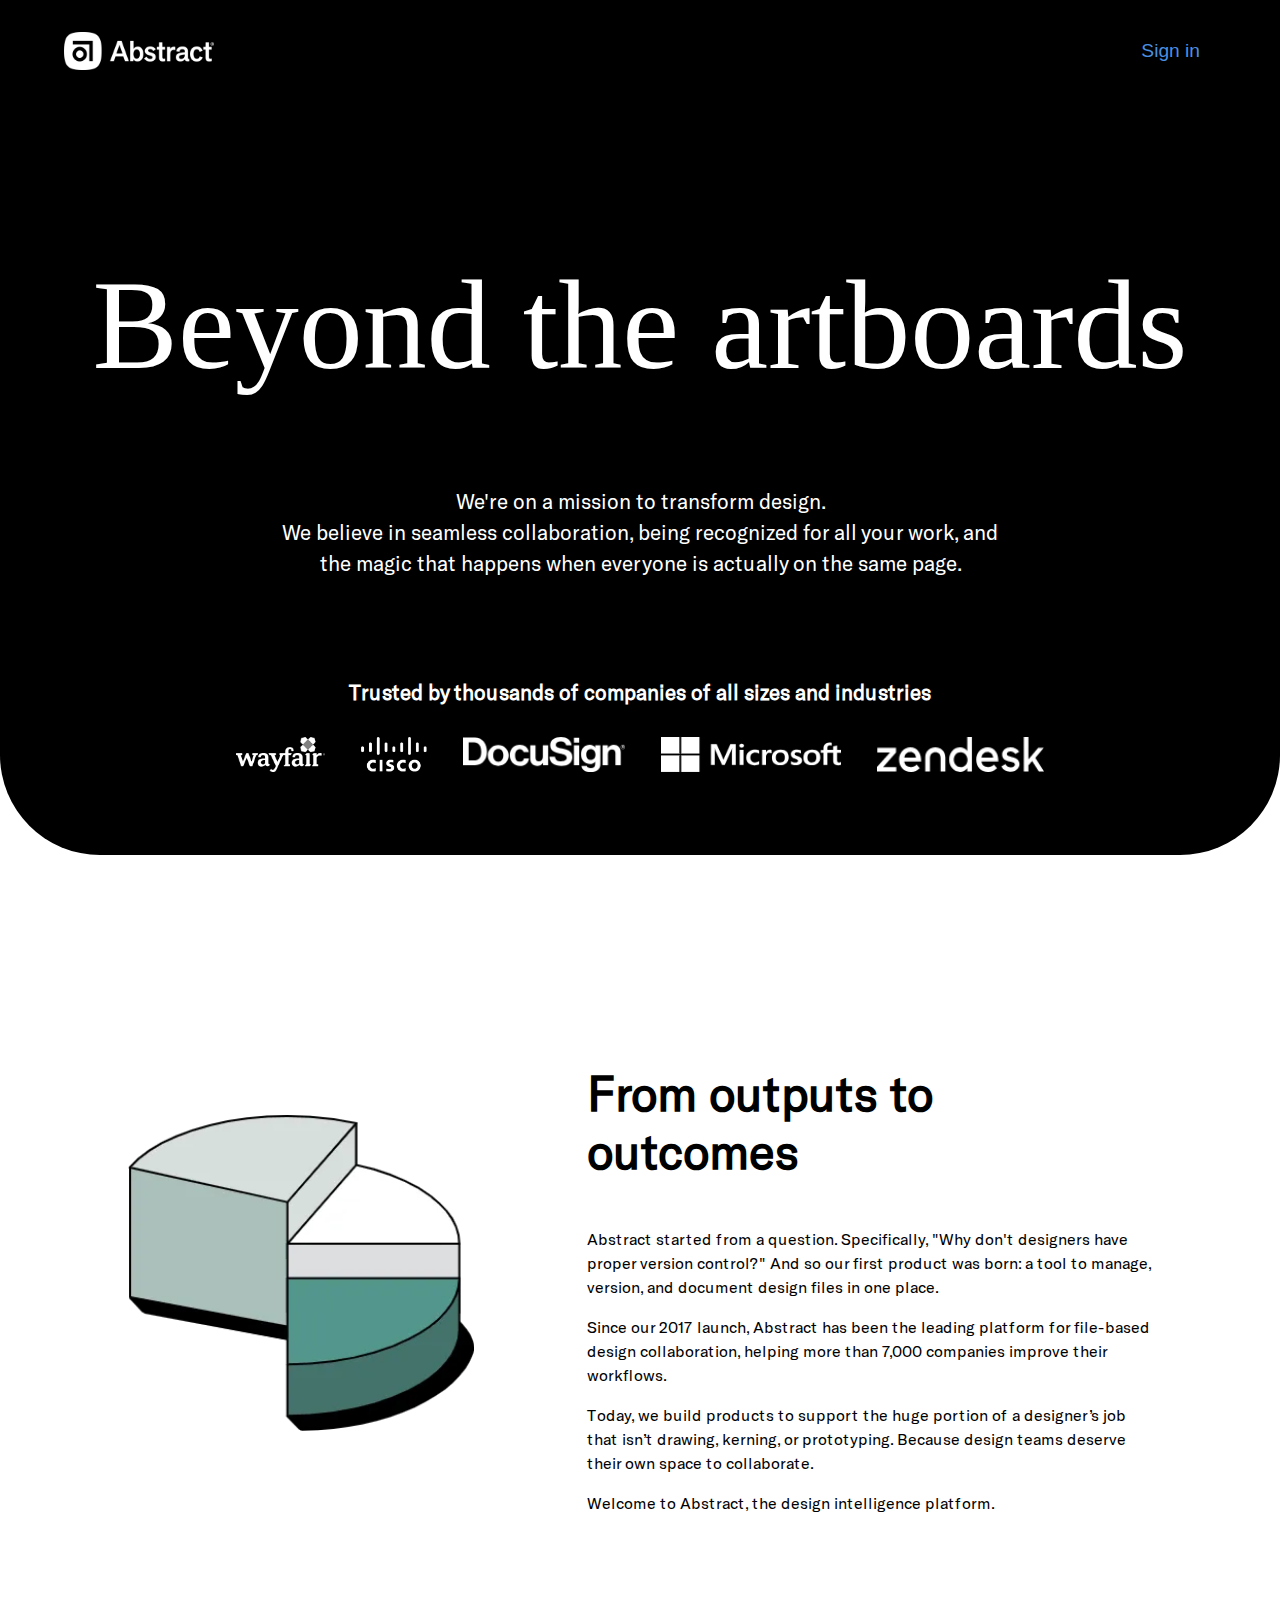
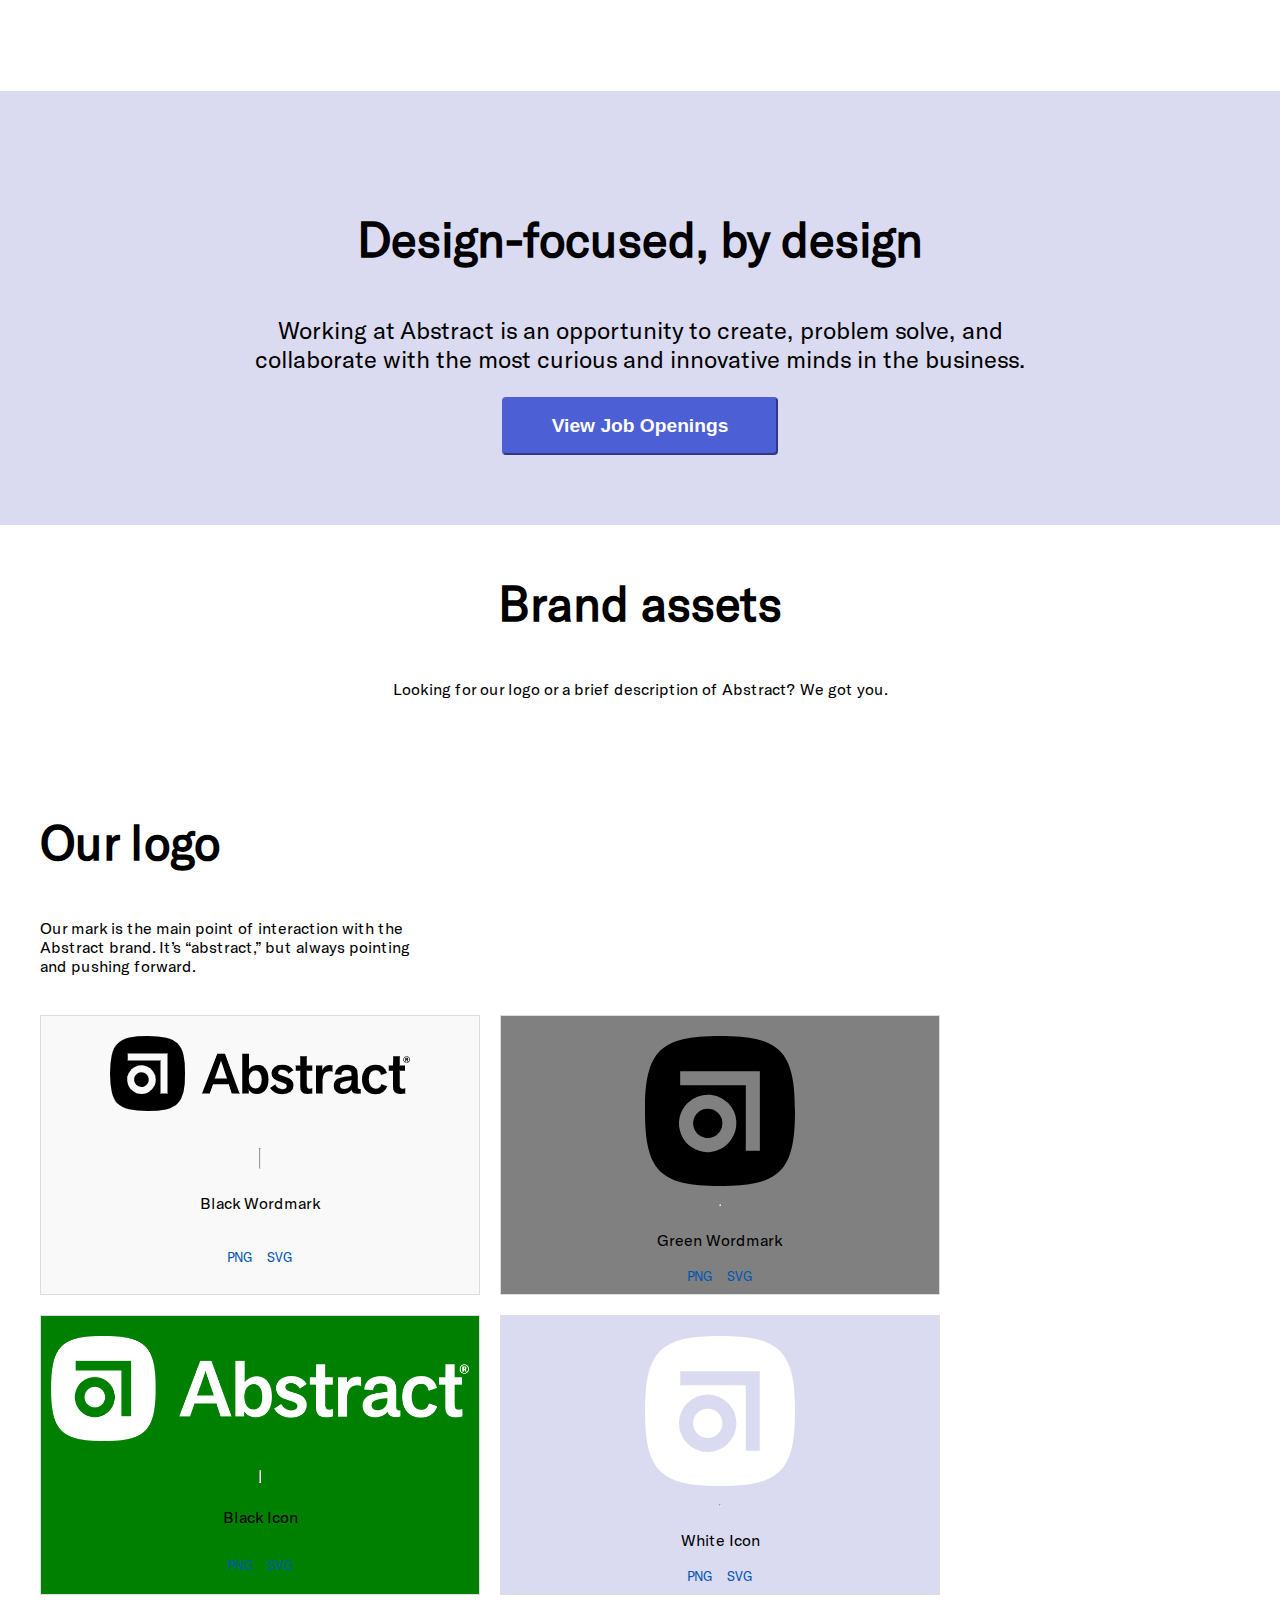
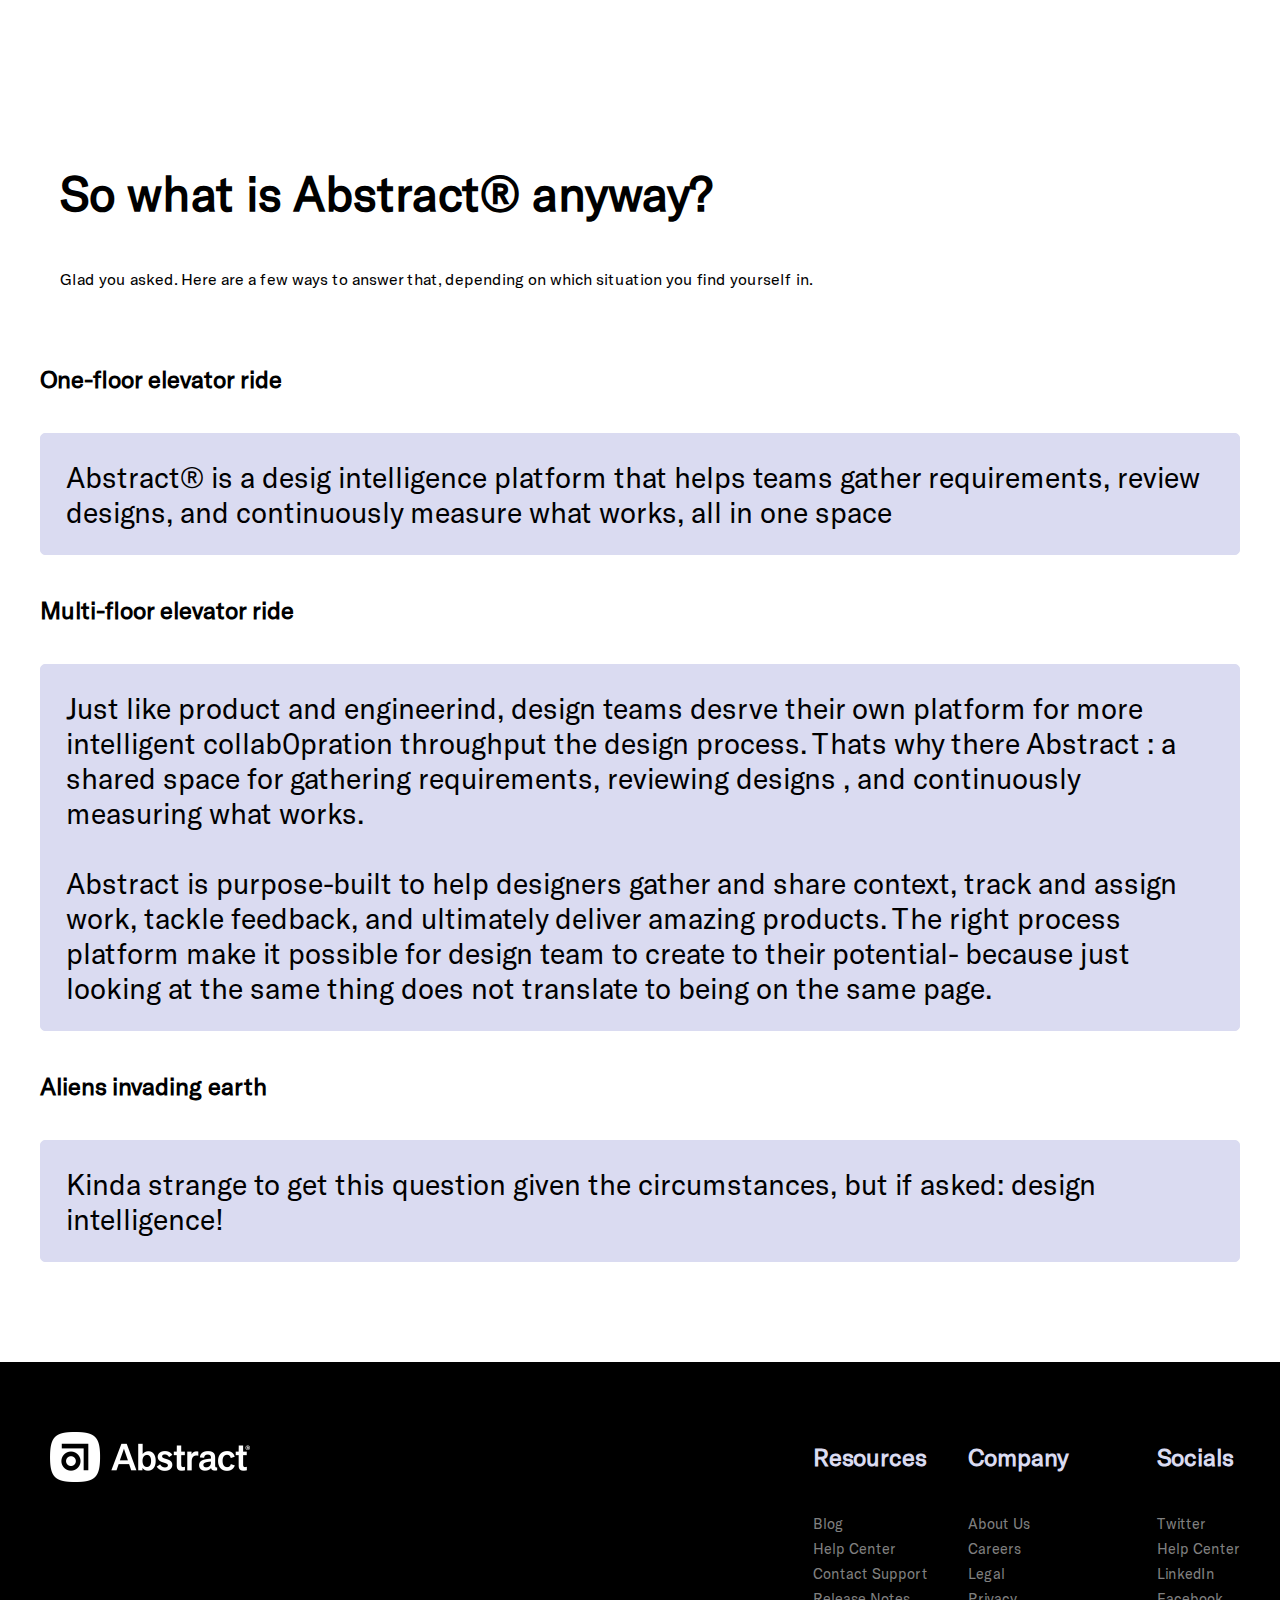
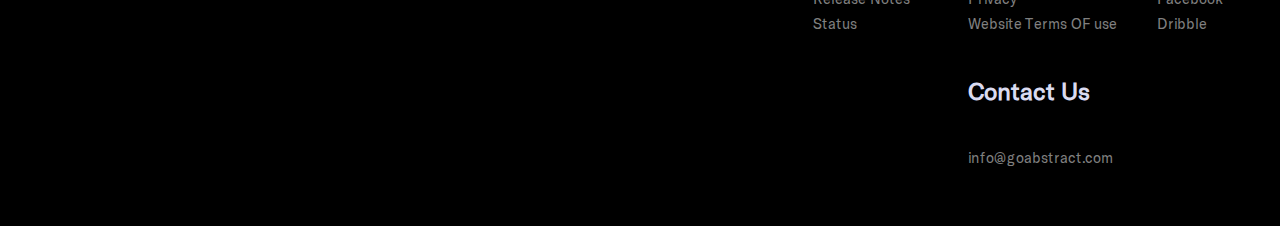
<file: index.html>
<!DOCTYPE html>
<html lang="en">
<head>
    <meta charset="UTF-8">
    <meta name="viewport" content="width=device-width, initial-scale=1.0">
    <title>ABSTRACT PROJECT</title>
    <link rel="stylesheet" href="./abstract.css">

    
</head>

<body>
    <main>
        <section class="nav-header">
            <nav class="nav-bar">
                <img src="./assets/images/imgi_16_60c388b0019f5b05862fd062_Abstract_Wordmark-White.webp" alt="logo">

                <button>Sign in </button>
            </nav>

              <div class="header">
                <h1>Beyond the artboards</h1>
                <p>
                We're on a mission to transform design. <br>
                We believe in seamless collaboration, being recognized for all your work, and <br>
                the magic that happens when everyone is actually on the same page.
               </p>
              </div>
              <div class="header-1">
                <h2>Trusted by thousands of companies of all sizes and industries</h2>
                <div class="client-logo">
                    <img src="assets/images/imgi_4_6000b39fca78341795141fc5_logo-wayfair (1).webp" alt="wayfair">
                    <img src="assets/images/imgi_5_6000b3b138a2cf24fddf487c_logo-cisco.webp" alt="cisco">
                    <img src="assets/images/imgi_6_6000b3b9ce8bed736684942a_logo-docusign.webp" alt="docusign">
                    <img src="assets/images/imgi_7_6000b3c1d88d2f2053df82bb_logo-microsoft (1).webp" alt="microsoft">
                    <img src="assets/images/imgi_8_6000b3c8d88d2fe7bedf82e7_logo-zendesk.webp" alt="zendesk">
                    
                </div>
              </div>
          
        </section>
        <section class="piechart">
            <img src="assets/images/imgi_9_616832947dbf6160d3b395fc_piechart (1).webp" alt="piechart">
            <div class="text">
                <h3>From outputs to outcomes</h3>
                <p>Abstract started from a question. Specifically, "Why don't designers have proper version control?" And so our first product was born: a tool to manage, version, and document design files in one place.</p>
                

                <p>Since our 2017 launch, Abstract has been the leading platform for file-based design collaboration, helping more than 7,000 companies improve their workflows.</p>

            

                <p>Today, we build products to support the huge portion of a designer’s job that isn’t drawing, kerning, or prototyping. Because design teams deserve their own space to collaborate.</p>

                

                <p>Welcome to Abstract, the design intelligence platform.</p>
            </div>

        
        </section>
        <section class="design">
            <h3>Design-focused, by design</h3>
            <p >Working at Abstract is an opportunity to create, problem solve, and <br>collaborate with the most curious and innovative minds in the business.</p>
            <button class="btn">View Job Openings </button>
        </section>
        <section class="brand">
           <div class="asset">
             <h3>Brand assets</h3>
             <p>Looking for our logo or a brief description of Abstract? We got you.</p>
           </div>

              <div class="container">
                 <h3>Our logo</h3>
                 <p>Our mark is the  main point of interaction with the <br> Abstract brand. It’s “abstract,” but always pointing  <br>and pushing forward.</p>
              </div>
             <div class="logo">
                <div class="logo-card">
                    <img src="assets/images/imgi_18_default.webp" alt="abstract">
                    <hr>
                    <p>Black Wordmark</p>
                    <div class="links">
                        <a href="#">PNG</a>
                        <a href="#">SVG</a>
                    </div>
                 </div>

                 <div class="logo-card" style="background-color: gray;">
                    <img src="assets/images/imgi_19_default.webp" alt="abstract" >
                    <hr>
                    <p>Green Wordmark</p>
                    <div class="links">
                        <a href="#">PNG</a>
                        <a href="#">SVG</a>
                    </div>
                 </div>

                 <div class="logo-card" style="background-color: green;">
                    <img src="assets/images/imgi_16_60c388b0019f5b05862fd062_Abstract_Wordmark-White.webp" alt="abstract" style="background-color: green;">
                    <hr>
                    <p>Black Icon</p>
                    <div class="links">
                        <a href="#">PNG</a>
                        <a href="#">SVG</a>
                    </div>
                 </div>
                  
                   <div class="logo-card" style="background-color: #dadbf1;">

                   <img src="assets/images/imgi_22_600211ddd5625ca7c85ba4ec_abstract-white-badge.webp" alt="abstract" >
                   <hr>
                    <p>White Icon</p>
                    <div class="links">
                        <a href="#">PNG</a>
                        <a href="#">SVG</a>
                    </div>
                 </div>
             </div>
            
        </section>
        <section class="abstract-floor">
            <div class="floor">
                <h3>So what is Abstract® anyway?</h3>
             <p>Glad you asked. Here are a few ways to answer that, depending on which situation you find yourself in.</p>
            </div>
            <div class="elevator">
                <h2>One-floor elevator ride</h2>
                <p>Abstract® is a desig  intelligence platform that helps teams gather requirements, review designs, and continuously measure what works, all in one space </p>
            </div>
             <div class="elevator">
                <h2>Multi-floor elevator ride</h2>
                <p>Just like product and engineerind, design teams desrve their own platform for more intelligent collab0pration throughput the design process. Thats why there Abstract : a shared space for gathering requirements, reviewing designs , and continuously measuring what works.  <br> <br> Abstract is purpose-built to help designers gather and share context, track and assign work, tackle feedback, and ultimately deliver amazing products. The right process platform make it possible for design team to create to their potential- because just looking at the same thing does not translate to being on the same page. </p>
            </div>
             <div class="elevator">
                <h2>Aliens invading earth</h2>
                <p>Kinda strange to get this question given the circumstances, but if asked: design intelligence!</p>
            </div>
        </section>
        <footer>
            <div>
                <img src="assets/images/imgi_16_60c388b0019f5b05862fd062_Abstract_Wordmark-White.webp" alt="footer">
            </div>
            <div class="footer-page">
                <div class="resources">
                    <h5>Resources</h5>
                  <ul>
                    <li>Blog</li>
                    <li>Help Center</li>
                    <li>Contact Support</li>
                    <li>Release Notes</li>
                    <li>Status</li>
                  </ul>
                </div>
                  <div class="resources">
                    <h5>Company</h5>
                  <ul>
                    <li>About Us</li>
                    <li>Careers</li>
                    <li>Legal</li>
                    <li>Privacy</li>
                    <li>Website Terms OF use </li>
                  </ul>
                  <h5>Contact Us</h5>
                  <ul>
                    <li>info@goabstract.com</li>
                </ul>
                </div>
                  <div class="resources">
                    <h5>Socials</h5>
                  <ul>
                    <li>Twitter</li>
                    <li>Help Center</li>
                    <li>LinkedIn</li>
                    <li>Facebook</li>
                    <li>Dribble</li>
                  </ul>
                </div>
            </div>
        </footer>

    </main>
    
</body>
</html>
</file>
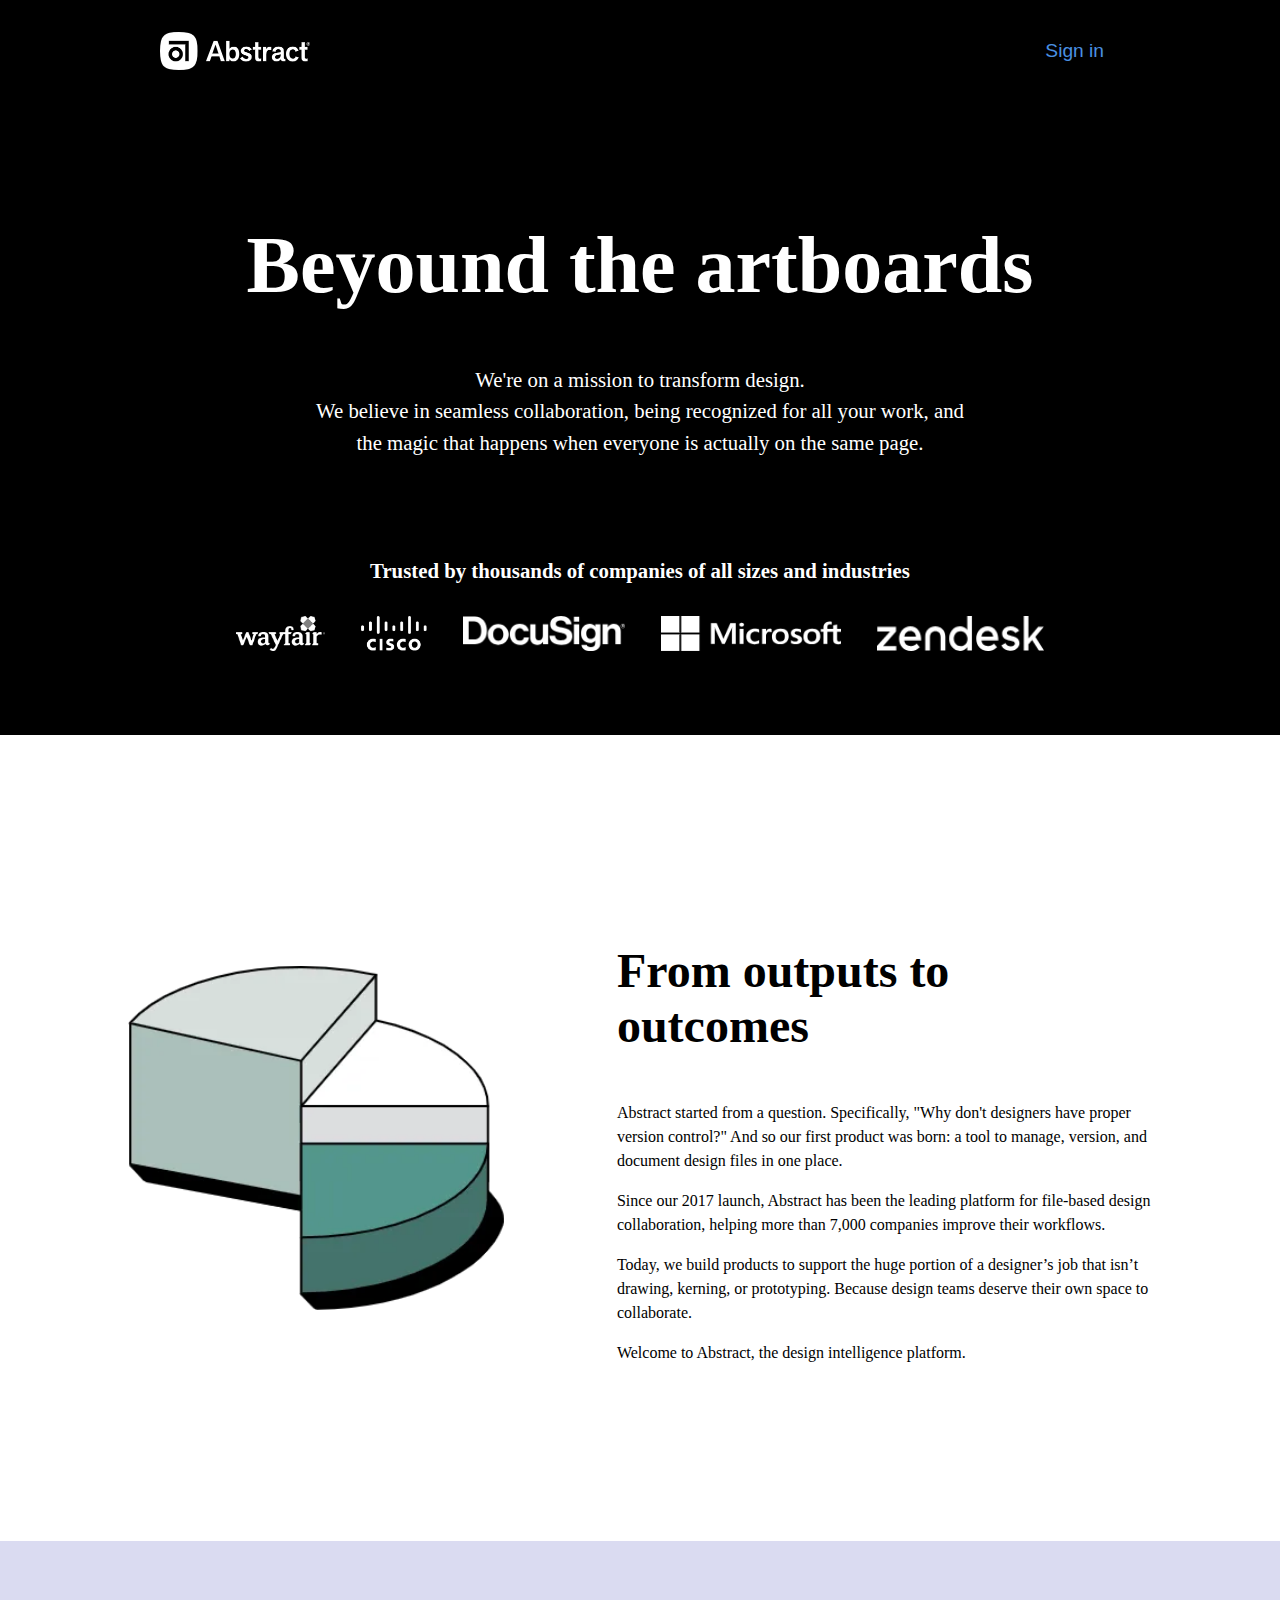
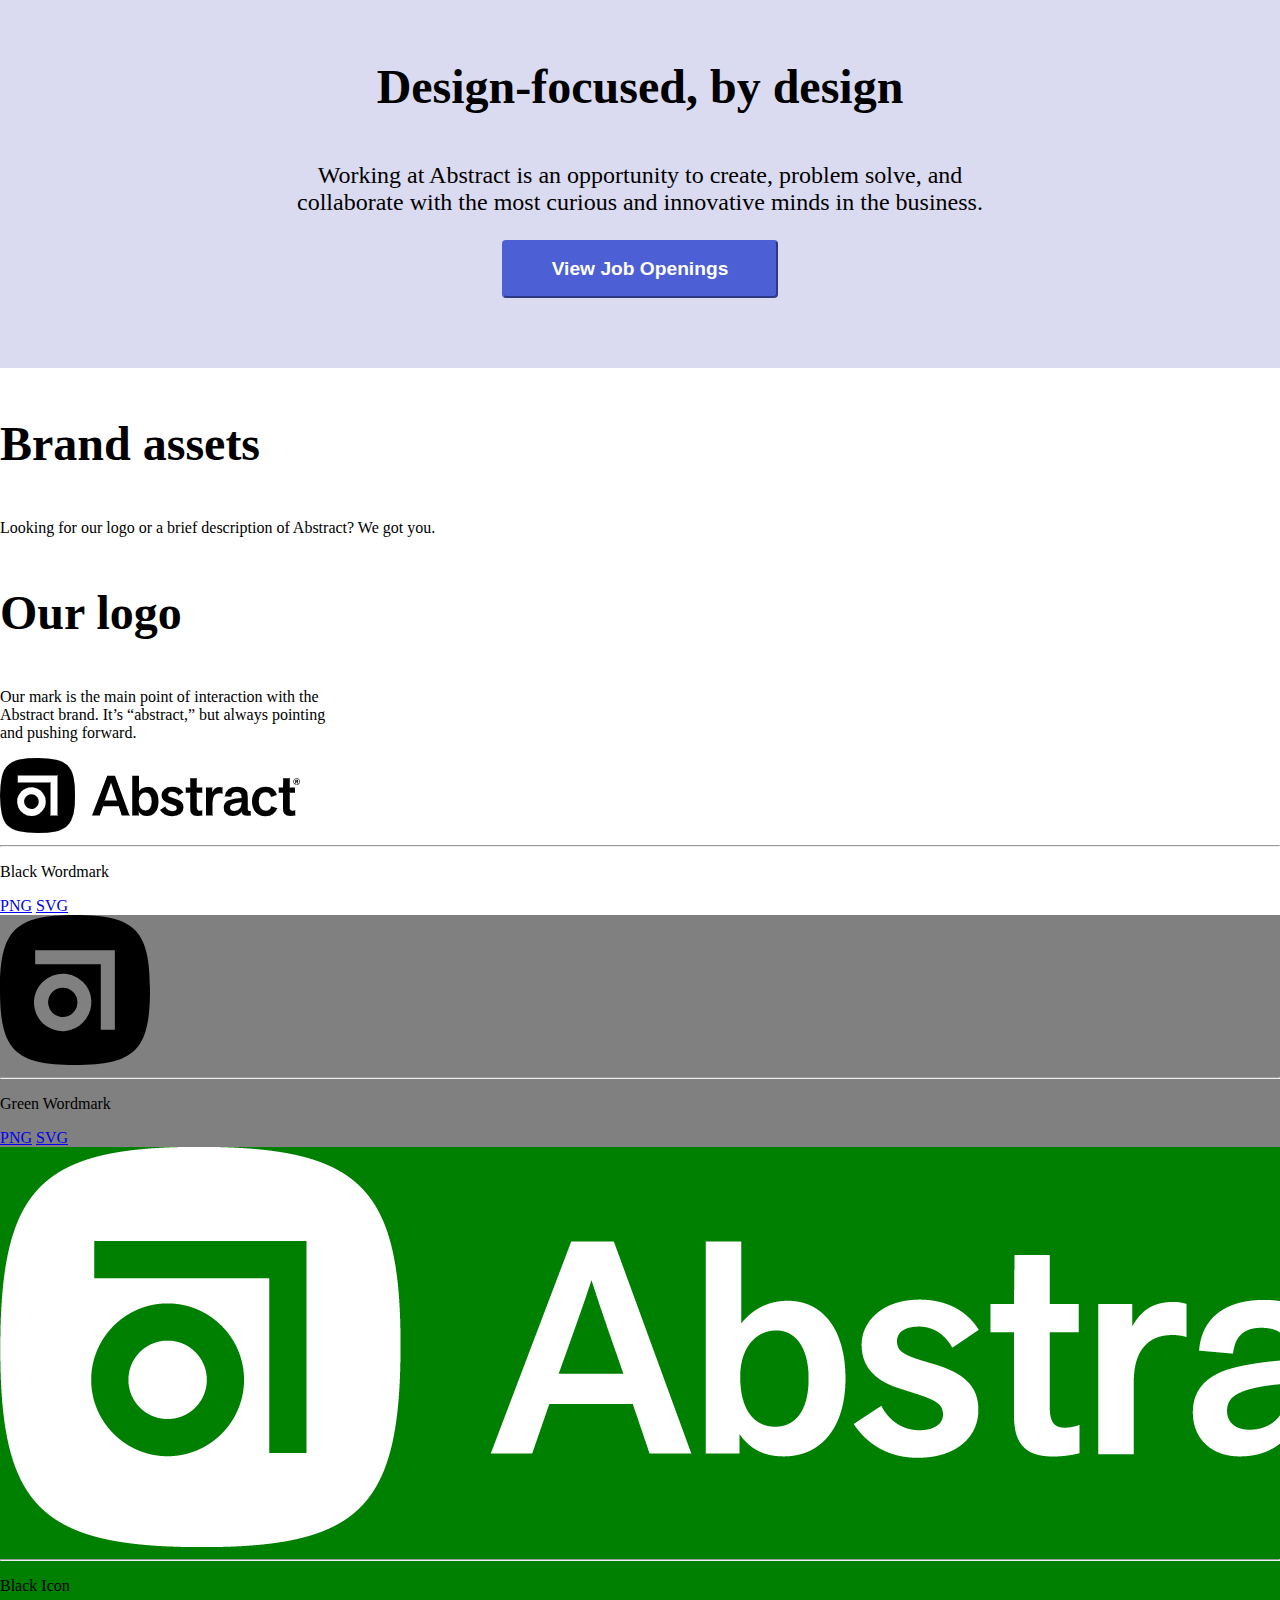
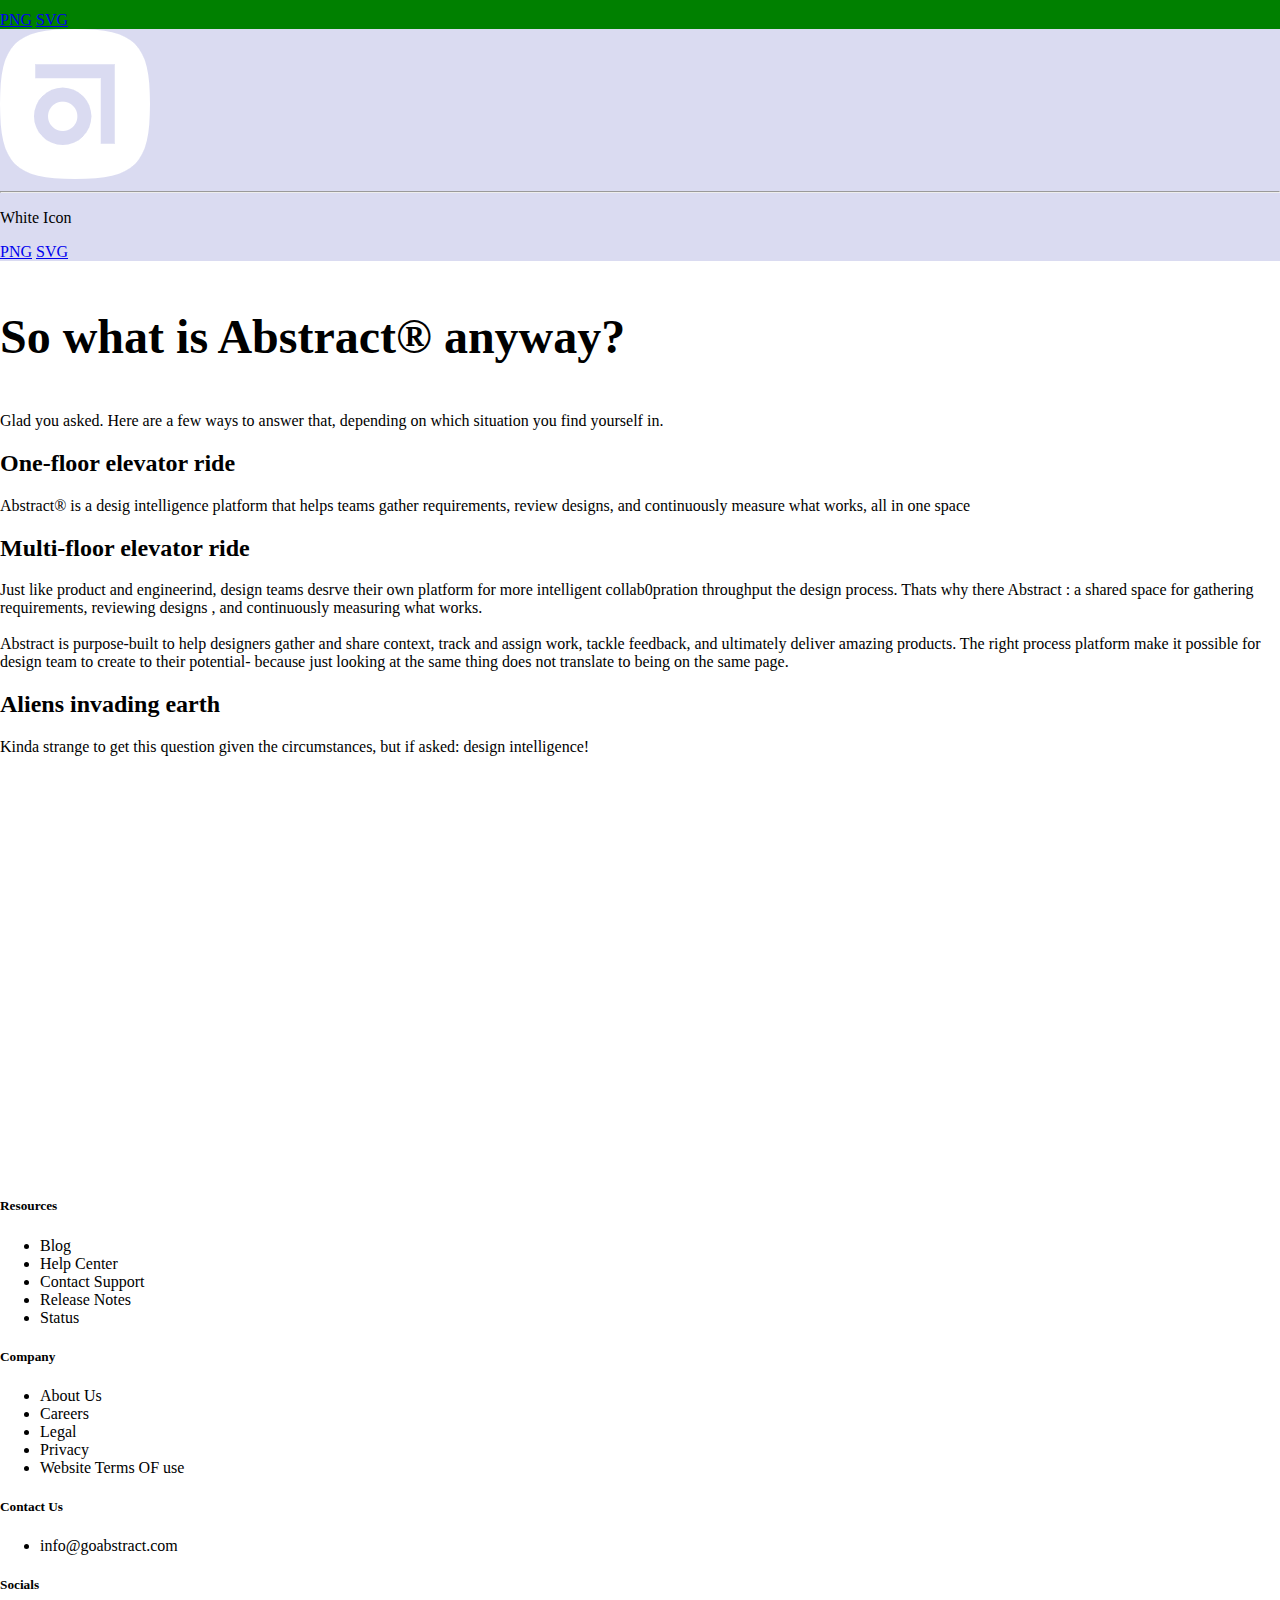
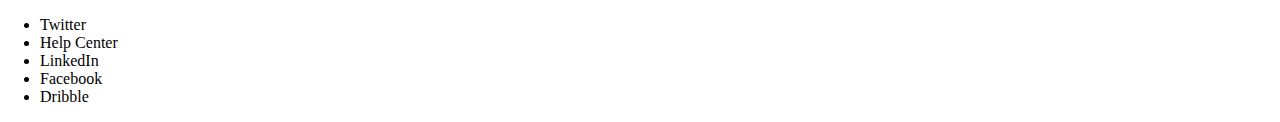
<file: assets/index.html>
<!DOCTYPE html>
<html lang="en">
<head>
    <meta charset="UTF-8">
    <meta name="viewport" content="width=device-width, initial-scale=1.0">
    <title>ABSTRACT PROJECT</title>
    <link rel="stylesheet" href="./abstract.css">
</head>
<body>
    <main>
        <section class="nav-header">
            <nav class="nav-bar">
                <img src="images/imgi_2_60c388bf3c3ae4d1d10653e7_Abstract_Wordmark-White.webp" alt="logo">

                <button>Sign in </button>
            </nav>

              <div class="header">
                <h1>Beyound the artboards</h1>
                <p>
                We're on a mission to transform design. <br>
                We believe in seamless collaboration, being recognized for all your work, and <br>
                the magic that happens when everyone is actually on the same page.
               </p>
              </div>
              <div class="header-1">
                <h2>Trusted by thousands of companies of all sizes and industries</h2>
                <div class="client-logo">
                    <img src="images/imgi_4_6000b39fca78341795141fc5_logo-wayfair (1).webp" alt="wayfair">
                    <img src="images/imgi_5_6000b3b138a2cf24fddf487c_logo-cisco.webp" alt="cisco">
                    <img src="images/imgi_6_6000b3b9ce8bed736684942a_logo-docusign.webp" alt="docusign">
                    <img src="images/imgi_7_6000b3c1d88d2f2053df82bb_logo-microsoft (1).webp" alt="microsoft">
                    <img src="images/imgi_8_6000b3c8d88d2fe7bedf82e7_logo-zendesk.webp" alt="zendesk">
                    
                </div>
              </div>
          
        </section>
        <section class="piechart">
            <img src="images/imgi_9_616832947dbf6160d3b395fc_piechart.webp" alt="piechart">
            <div class="text">
                <h3>From outputs to outcomes</h3>
                <p>Abstract started from a question. Specifically, "Why don't designers have proper version control?" And so our first product was born: a tool to manage, version, and document design files in one place.</p>
                

                <p>Since our 2017 launch, Abstract has been the leading platform for file-based design collaboration, helping more than 7,000 companies improve their workflows.</p>

            

                <p>Today, we build products to support the huge portion of a designer’s job that isn’t drawing, kerning, or prototyping. Because design teams deserve their own space to collaborate.</p>

                

                <p>Welcome to Abstract, the design intelligence platform.</p>
            </div>

        
        </section>
        <section class="design">
            <h3>Design-focused, by design</h3>
            <p >Working at Abstract is an opportunity to create, problem solve, and <br>collaborate with the most curious and innovative minds in the business.</p>
            <button class="btn">View Job Openings </button>
        </section>
        <section class="brand">
           <div class="asset">
             <h3>Brand assets</h3>
             <p>Looking for our logo or a brief description of Abstract? We got you.</p>
           </div>

              <div class="container">
                 <h3>Our logo</h3>
                 <p>Our mark is the  main point of interaction with the <br> Abstract brand. It’s “abstract,” but always pointing  <br>and pushing forward.</p>
              </div>
             <div class="logo">
                <div class="logo-card">
                    <img src="images/imgi_18_default.webp" alt="abstract">
                    <hr>
                    <p>Black Wordmark</p>
                    <div class="links">
                        <a href="#">PNG</a>
                        <a href="#">SVG</a>
                    </div>
                 </div>

                 <div class="logo-card" style="background-color: gray;">
                    <img src="images/imgi_19_default.webp" alt="abstract" >
                    <hr>
                    <p>Green Wordmark</p>
                    <div class="links">
                        <a href="#">PNG</a>
                        <a href="#">SVG</a>
                    </div>
                 </div>

                 <div class="logo-card" style="background-color: green;">
                    <img src="images/imgi_16_60c388b0019f5b05862fd062_Abstract_Wordmark-White.webp" alt="abstract" style="background-color: green;">
                    <hr>
                    <p>Black Icon</p>
                    <div class="links">
                        <a href="#">PNG</a>
                        <a href="#">SVG</a>
                    </div>
                 </div>
                  
                   <div class="logo-card" style="background-color: #dadbf1;">

                   <img src="images/imgi_22_600211ddd5625ca7c85ba4ec_abstract-white-badge.webp" alt="abstract" >
                   <hr>
                    <p>White Icon</p>
                    <div class="links">
                        <a href="#">PNG</a>
                        <a href="#">SVG</a>
                    </div>
                 </div>
             </div>
            
        </section>
        <section class="abstract-floor">
            <div class="floor">
                <h3>So what is Abstract® anyway?</h3>
             <p>Glad you asked. Here are a few ways to answer that, depending on which situation you find yourself in.</p>
            </div>
            <div class="elevator">
                <h2>One-floor elevator ride</h2>
                <p>Abstract® is a desig  intelligence platform that helps teams gather requirements, review designs, and continuously measure what works, all in one space </p>
            </div>
             <div class="elevator">
                <h2>Multi-floor elevator ride</h2>
                <p>Just like product and engineerind, design teams desrve their own platform for more intelligent collab0pration throughput the design process. Thats why there Abstract : a shared space for gathering requirements, reviewing designs , and continuously measuring what works.  <br> <br> Abstract is purpose-built to help designers gather and share context, track and assign work, tackle feedback, and ultimately deliver amazing products. The right process platform make it possible for design team to create to their potential- because just looking at the same thing does not translate to being on the same page. </p>
            </div>
             <div class="elevator">
                <h2>Aliens invading earth</h2>
                <p>Kinda strange to get this question given the circumstances, but if asked: design intelligence!</p>
            </div>
        </section>
        <footer>
            <div>
                <img src="images/imgi_16_60c388b0019f5b05862fd062_Abstract_Wordmark-White.webp" alt="footer">
            </div>
            <div class="footer-page">
                <div class="resources">
                    <h5>Resources</h5>
                  <ul>
                    <li>Blog</li>
                    <li>Help Center</li>
                    <li>Contact Support</li>
                    <li>Release Notes</li>
                    <li>Status</li>
                  </ul>
                </div>
                  <div class="resources">
                    <h5>Company</h5>
                  <ul>
                    <li>About Us</li>
                    <li>Careers</li>
                    <li>Legal</li>
                    <li>Privacy</li>
                    <li>Website Terms OF use </li>
                  </ul>
                  <h5>Contact Us</h5>
                  <ul>
                    <li>info@goabstract.com</li>
                </ul>
                </div>
                  <div class="resources">
                    <h5>Socials</h5>
                  <ul>
                    <li>Twitter</li>
                    <li>Help Center</li>
                    <li>LinkedIn</li>
                    <li>Facebook</li>
                    <li>Dribble</li>
                  </ul>
                </div>
            </div>
        </footer>

    </main>
    
</body>
</html>
</file>
<file: abstract.css>
@font-face {
    font-family: "gt-america";
    src: url("./font/GT-America-Regular.ttf");
}

body{
    margin: 0;
    padding: 0;
    box-sizing: border-box;
    font-family: 'gt-america'
    
    , sans-serif;
    
}
.nav-bar{
    display: flex;
    justify-content: space-between;
    align-items: center;
    background-color: black;
    padding: 1rem 4rem ;
    /* border: 2px solid white; */
    /* position: relative; */
}
.nav-bar img {
    height: auto;
    width: 150px;
}
.nav-bar button{
    text-decoration: none;
    font-size: 1.2rem;
    font-weight: 500;
    color: #4a90e2;
    background: none;
    border: none;
    padding: 0.5rem 1rem;
   
}
.nav-bar button:hover{
   color: #357abd;
}
.nav-header{
    text-align: center;
    background-color: black;
    color: #fff;
    padding: 1rem 0rem ;
    /* border: 2px solid yellow; */
    border-radius: 0 0 100px  100px  ;
}
.header h1{
    padding-top: 5rem ;
    font-size: 8em;
    font-weight: lighter;
    font-family: "san-serif" ;
}
.header p{
    font-size: 1.3em;
    line-height: 1.5em;
     padding-bottom:5rem ;
}
.header-1 h2{
    font-size: 1.3em;
}
.client-logo {
    padding-bottom: 3rem;
}
.client-logo img{
  height: 35px;
  color: white;
  object-fit:contain;
  padding: 1rem ;
}
.piechart{
    display: flex;
    align-items: center;
    justify-content: center;
    padding: 10rem 8rem;
    gap: 7rem;
}
.piechart img{
    width: 900px;
}
h3{
    font-size: 3rem;
}
.piechart p{
    font-size: 1rem;
    line-height: 1.5em;
    

}
.design{
    background-color:#dadbf1;
    text-align: center;
    padding-top: 70px;
    padding-bottom: 70px ;
}
.design h4{
    font-weight: 600;
    padding-top: 10px;

}
.design p{
    font-size: 1.5rem;
}
.btn{
    display: inline-block;
  background-color: #4c5fd5;
  border-color:#4c5fd5 ;
  color: white;
  padding: 1rem 3rem;
  text-decoration: none;
  font-size: 1.2em;
  font-weight: 600;
  border-radius: 4px;

}
.asset{
    text-align: center;
    padding-bottom: 50px;
}
.brand{
    margin-bottom: 100px;
}
.container{
    margin: 40px;
}
.container p{
    font: 2em;
}
.logo{
 display: grid;
 grid-template-columns: repeat(2, 1fr);
 gap: 20px;
 max-width: 900px;
 margin: 40px;
}
.logo-card{
    border: 1px solid #ddd;
    padding: 10px;
    display: grid;
    justify-content: center;
    text-align: center;
    background-color: #f9f9f9;
}

.logo-card img{
    max-width: 100%;
    height: auto;
    margin-bottom: 10px;
    margin-top: 10px;
}
/* .icon{
    color: #0056b3;
    font-size: 1em;
} */
.links a{
    margin: 0 5px;
    text-decoration: none;
    color: #0056b3;
    font-size: 0.8em;
}
.abstract-floor{
    margin-bottom: 100px;
    margin-top: 40px;
}
.floor{
    margin: 40px;
    padding: 20px;
}
.elevator h2{
    margin: 40px;
}
.elevator p{
    border: 1px solid #dadbf1;
    border-radius: 5px;
    background-color:#dadbf1 ;
    margin: 40px;
    padding: 25px;
    font-size: 1.8rem;
    line-height: 35px;
}
.elevator p:hover{
    color: #4c5fd5;
}
footer{
    background-color: black;
    display: flex;
    justify-content: space-between;
  
}
footer img{
    width:200px;
    margin: 70px 50px;

}
.footer-page{
    display: flex;
    justify-content: space-evenly;
    margin: 40px;
}

.resources ul li{
    text-decoration: none;
    list-style: none;
    color: gray;
    font-size: 0.9em;
    line-height: 25px;
    
}
.resources ul li:hover{
    color: #f9f9f9;
}
.resources h5{
    color: #dadbf1;
    margin-left: 40px;
    font-size: 1.5em;
    font-weight: 700;
}

/* media queries */

@media (min-width:601px) and (max-width:900px){
    .header h1{
    padding-top: 5rem ;
    font-size: 3.5em ;
 
}
.header p{
    font-size: 0.8em ;
    line-height: 1.5em;
     padding-bottom:5rem ;
}
.piechart{
    display:grid;
   
}
.piechart img{
    width: 400px;
}
h3{
    font-size: 3rem;
}
.piechart p{
    font-size: 1rem;
    line-height: 1.5em;
    

}
.logo{
 display: inline-block;

}
.logo-card{
    border: 1px solid #ddd;
    margin: 30px;
    text-align: center;
    background-color: #f9f9f9;
}
.logo-card img{
    max-width: 100%;
    height:70%;
}
footer{
    background-color: black;
    display: grid;
    justify-content: space-between;
  
}
footer img{
    width:200px;
    margin: 70px 50px;

}
.footer-page{
    display: flex;
    justify-content: space-evenly;
    margin: 40px;
}

    
}
</file>
<file: assets/abstract.css>
body{
    margin: 0;
    padding: 0;
    box-sizing: border-box;
    font-family: 'georgia', serif ;
    
}
.nav-bar{
    display: flex;
    justify-content: space-between;
    align-items: center;
    background-color: black;
    padding: 1rem 5rem ;
    position: relative;
}
.nav-bar img {
    height: auto;
    width: 150px;
}
.nav-bar button{
    text-decoration: none;
    font-size: 1.2rem;
    font-weight: 500;
    color: #4a90e2;
    background: none;
    border: none;
    padding: 0.5rem 1rem;
   
}
.nav-bar button:hover{
   color: #357abd;
}
.nav-header{
    text-align: center;
    background-color: black;
    color: #fff;
    padding: 1rem 5rem ;
}
.header h1{
    padding-top: 5rem ;
    font-size: 5rem;
}
.header p{
    font-size: 1.3em;
    line-height: 1.5em;
     padding-bottom:5rem ;
}
.header-1 h2{
    font-size: 1.3em;
}
.client-logo {
    padding-bottom: 3rem;
}
.client-logo img{
  height: 35px;
  color: white;
  object-fit:contain;
  padding: 1rem ;
}
.piechart{
    display: flex;
    align-items: center;
    justify-content: center;
    padding: 10rem 8rem;
    gap: 7rem;
}
.piechart img{
    width: 900px;
}
h3{
    font-size: 3rem;
}
.piechart p{
    font-size: 1rem;
    line-height: 1.5em;
}
.design{
    background-color:#dadbf1;
    text-align: center;
    padding-top: 70px;
    padding-bottom: 70px ;
}
.design h4{
    font-weight: 600;
    padding-top: 10px;

}
.design p{
    font-size: 1.5rem;
}
.btn{
    display: inline-block;
  background-color: #4c5fd5;
  border-color:#4c5fd5 ;
  color: white;
  padding: 1rem 3rem;
  text-decoration: none;
  font-size: 1.2em;
  font-weight: 600;
  border-radius: 4px;
  /* transition: background-color 0.3s ease; */
}
/* .asset{
    text-align: center;
    padding-bottom: 50px;
} */
</file>
